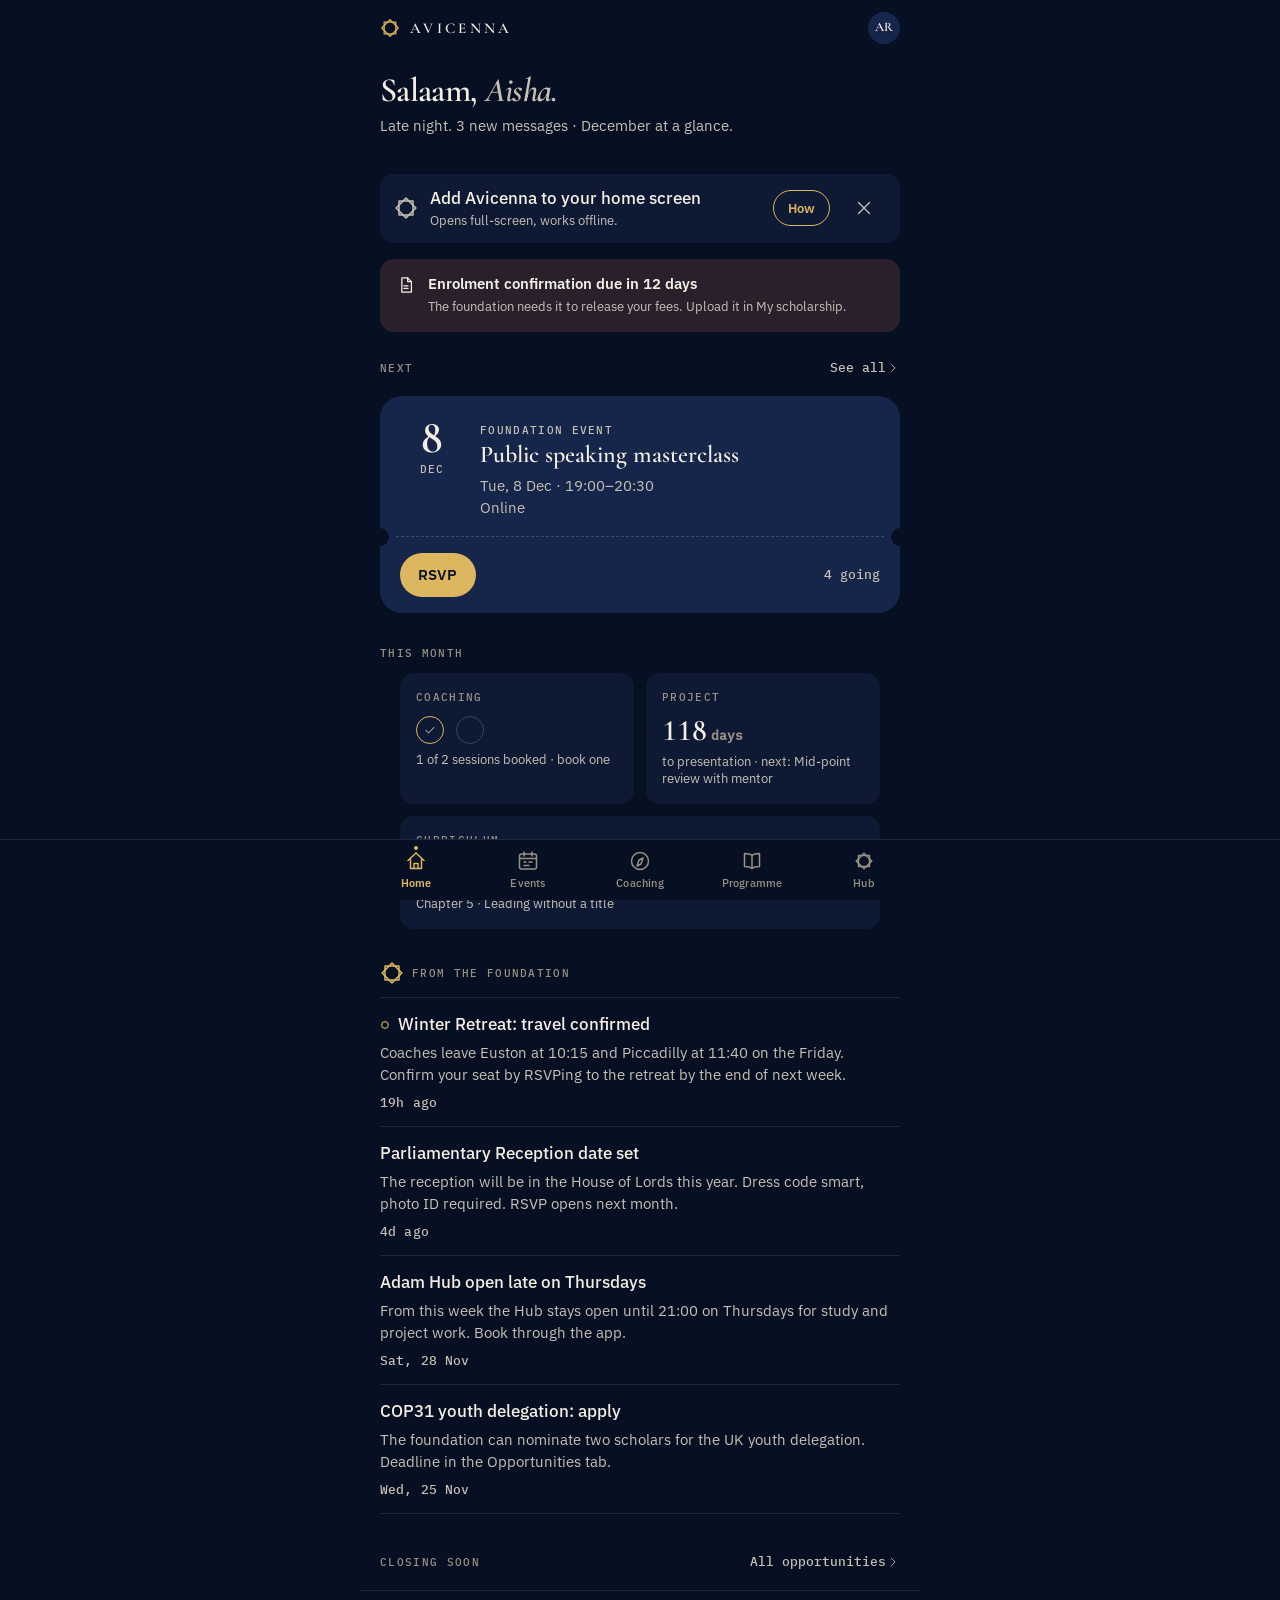
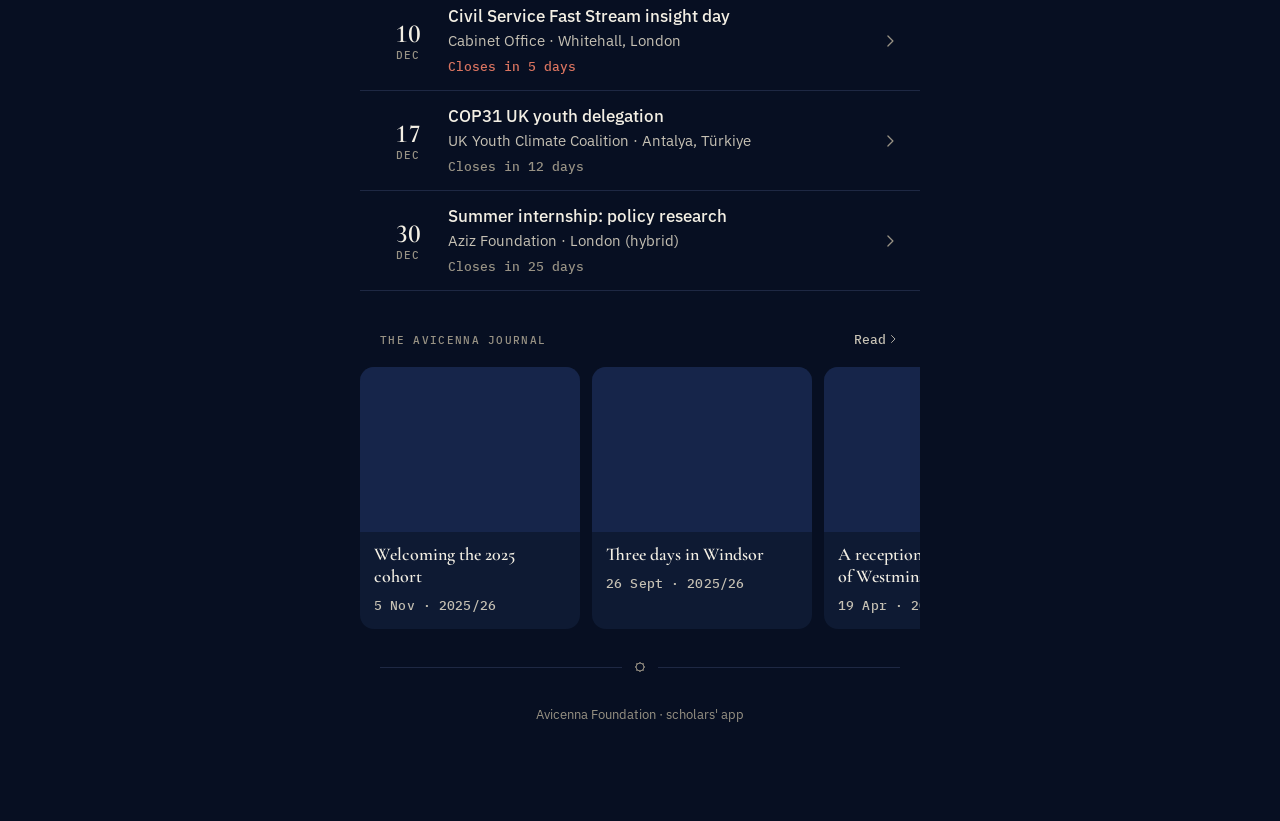
<file: index.html>
<!doctype html>
<html lang="en-GB">
<head>
  <meta charset="utf-8">
  <title>Avicenna</title>
  <meta name="viewport" content="width=device-width, initial-scale=1, viewport-fit=cover, maximum-scale=1">
  <meta name="description" content="The Avicenna Foundation scholars' app: events, coaching, programme and cohort network.">
  <meta name="theme-color" content="#070F22">
  <meta name="color-scheme" content="dark">
  <meta name="apple-mobile-web-app-capable" content="yes">
  <meta name="mobile-web-app-capable" content="yes">
  <meta name="apple-mobile-web-app-status-bar-style" content="black-translucent">
  <meta name="apple-mobile-web-app-title" content="Avicenna">
  <meta name="format-detection" content="telephone=no">
  <link rel="manifest" href="manifest.webmanifest">
  <link rel="icon" href="icons/favicon.svg" type="image/svg+xml">
  <link rel="apple-touch-icon" href="icons/apple-touch-icon.png">
  <link rel="preload" href="fonts/cormorant-garamond-latin-600-normal.woff2" as="font" type="font/woff2" crossorigin>
  <link rel="preload" href="fonts/ibm-plex-sans-latin-400-normal.woff2" as="font" type="font/woff2" crossorigin>
  <link rel="stylesheet" href="css/brand.css">
  <link rel="stylesheet" href="css/tokens.css">
  <link rel="stylesheet" href="css/base.css">
  <link rel="stylesheet" href="css/components.css">
  <link rel="stylesheet" href="css/views.css">
</head>
<body>
  <div class="app" id="app">
    <div class="offline-bar" role="status">Offline · showing saved data</div>
    <header class="header" id="header" hidden></header>
    <main class="main" id="view" aria-live="polite"></main>
    <nav class="tabbar" id="tabbar" aria-label="Main" hidden>
      <div class="tabbar__inner" id="tabs"></div>
    </nav>
  </div>
  <div class="sheet-root" id="sheet-root"></div>
  <div class="toasts" id="toasts"></div>
  <script src="js/vendor/supabase.js"></script>
  <script type="module" src="js/app.js"></script>
</body>
</html>
</file>
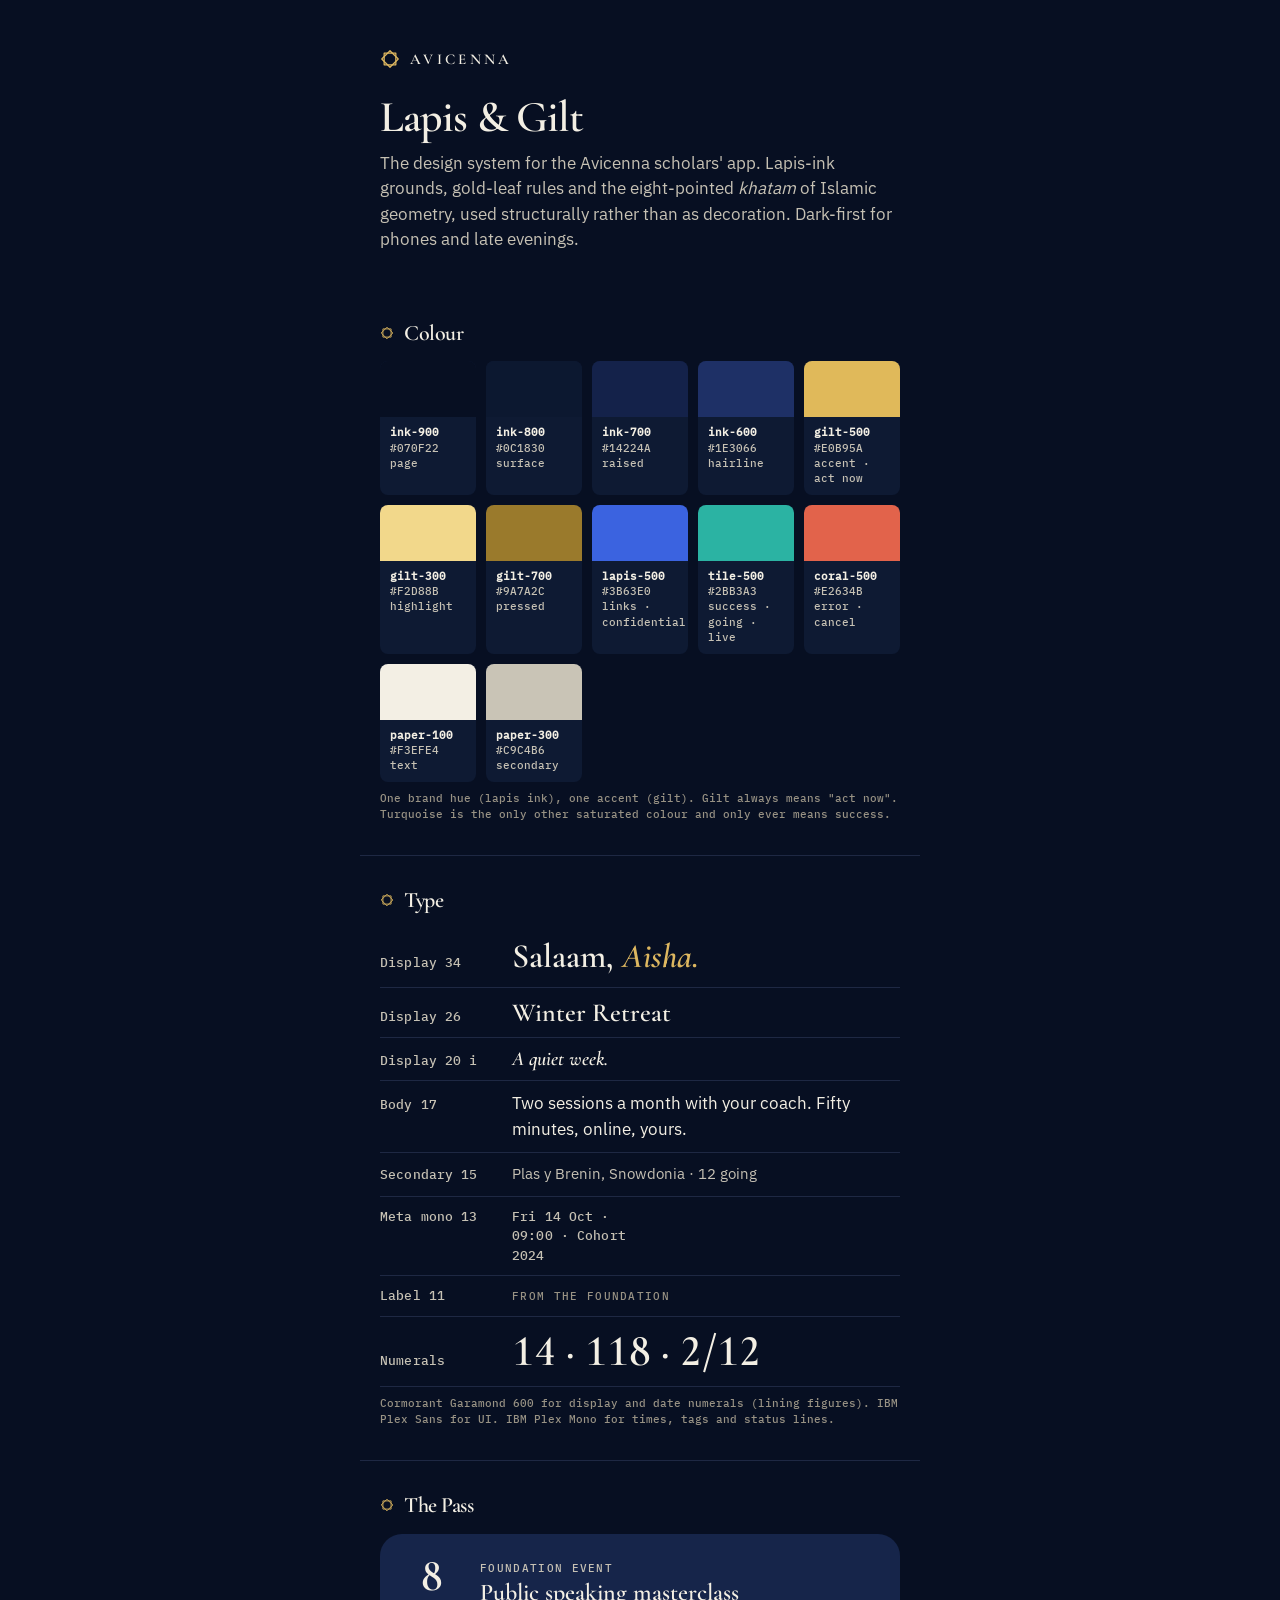
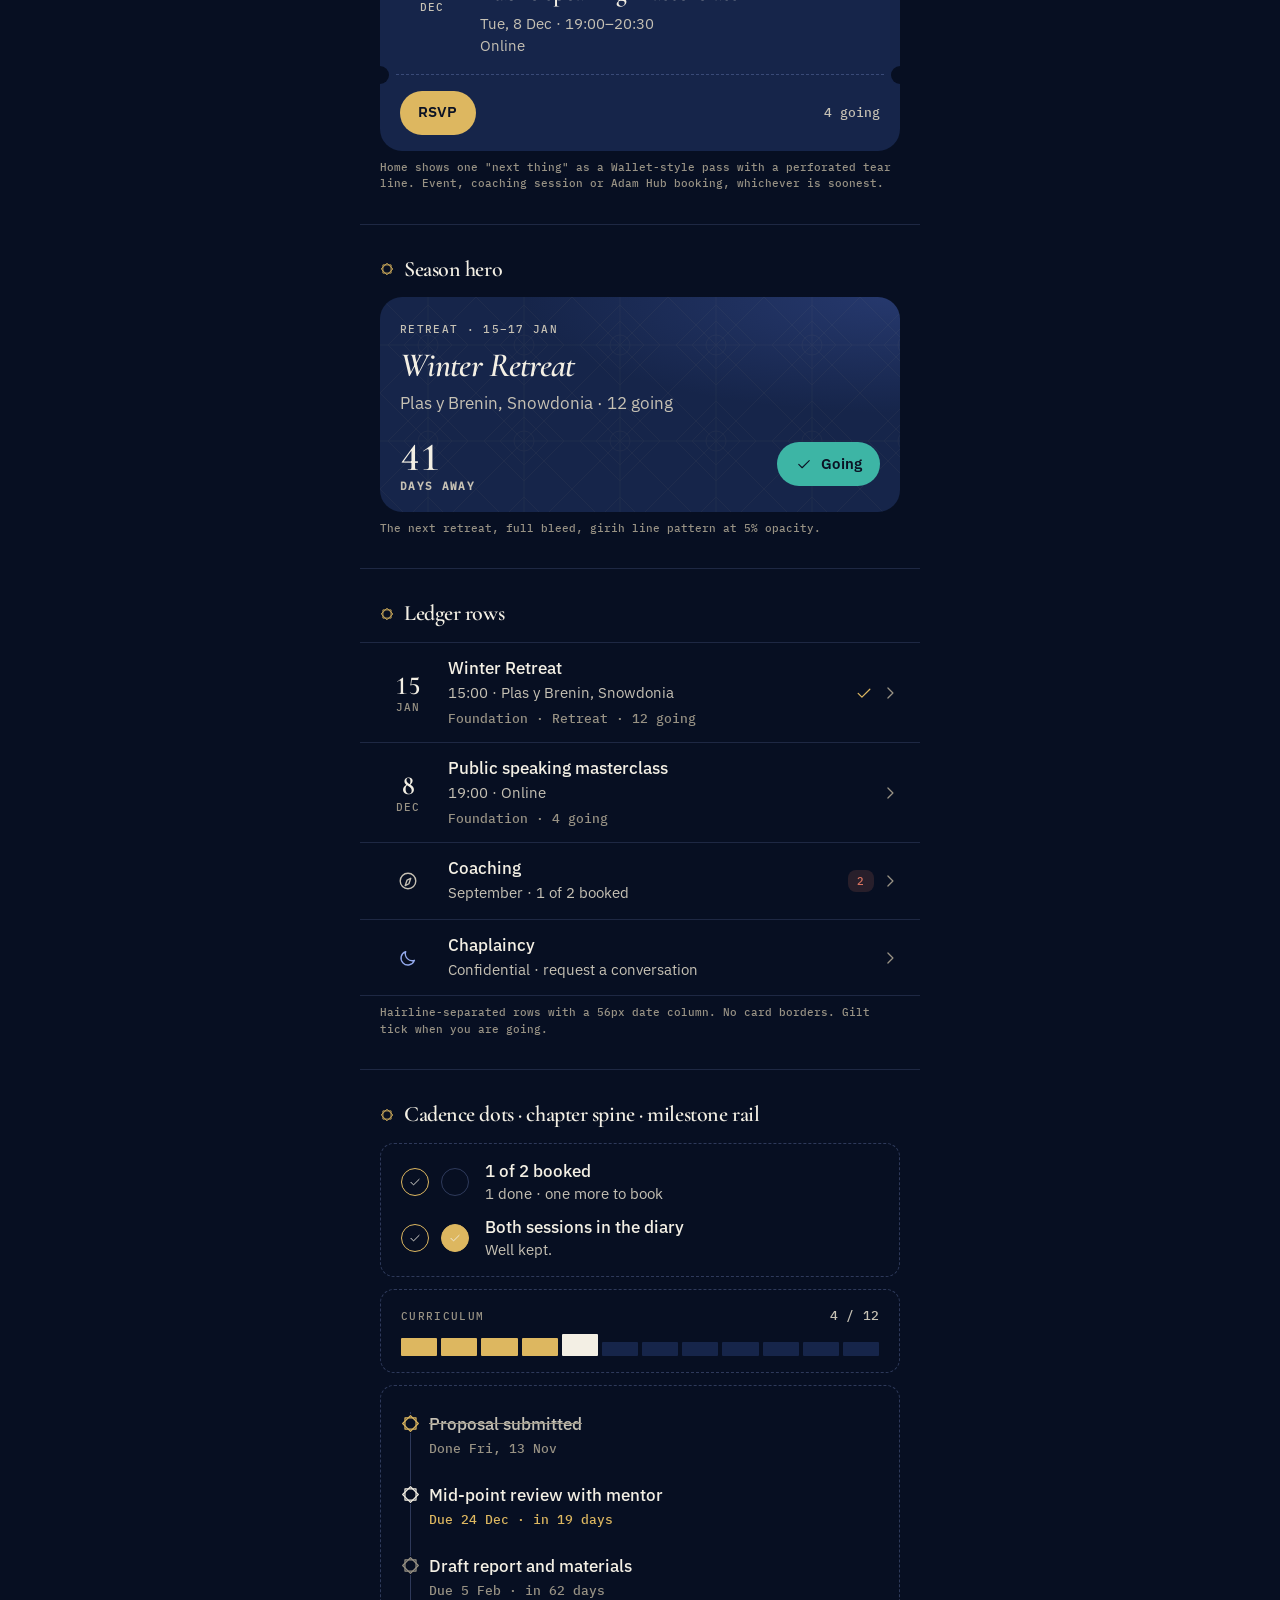
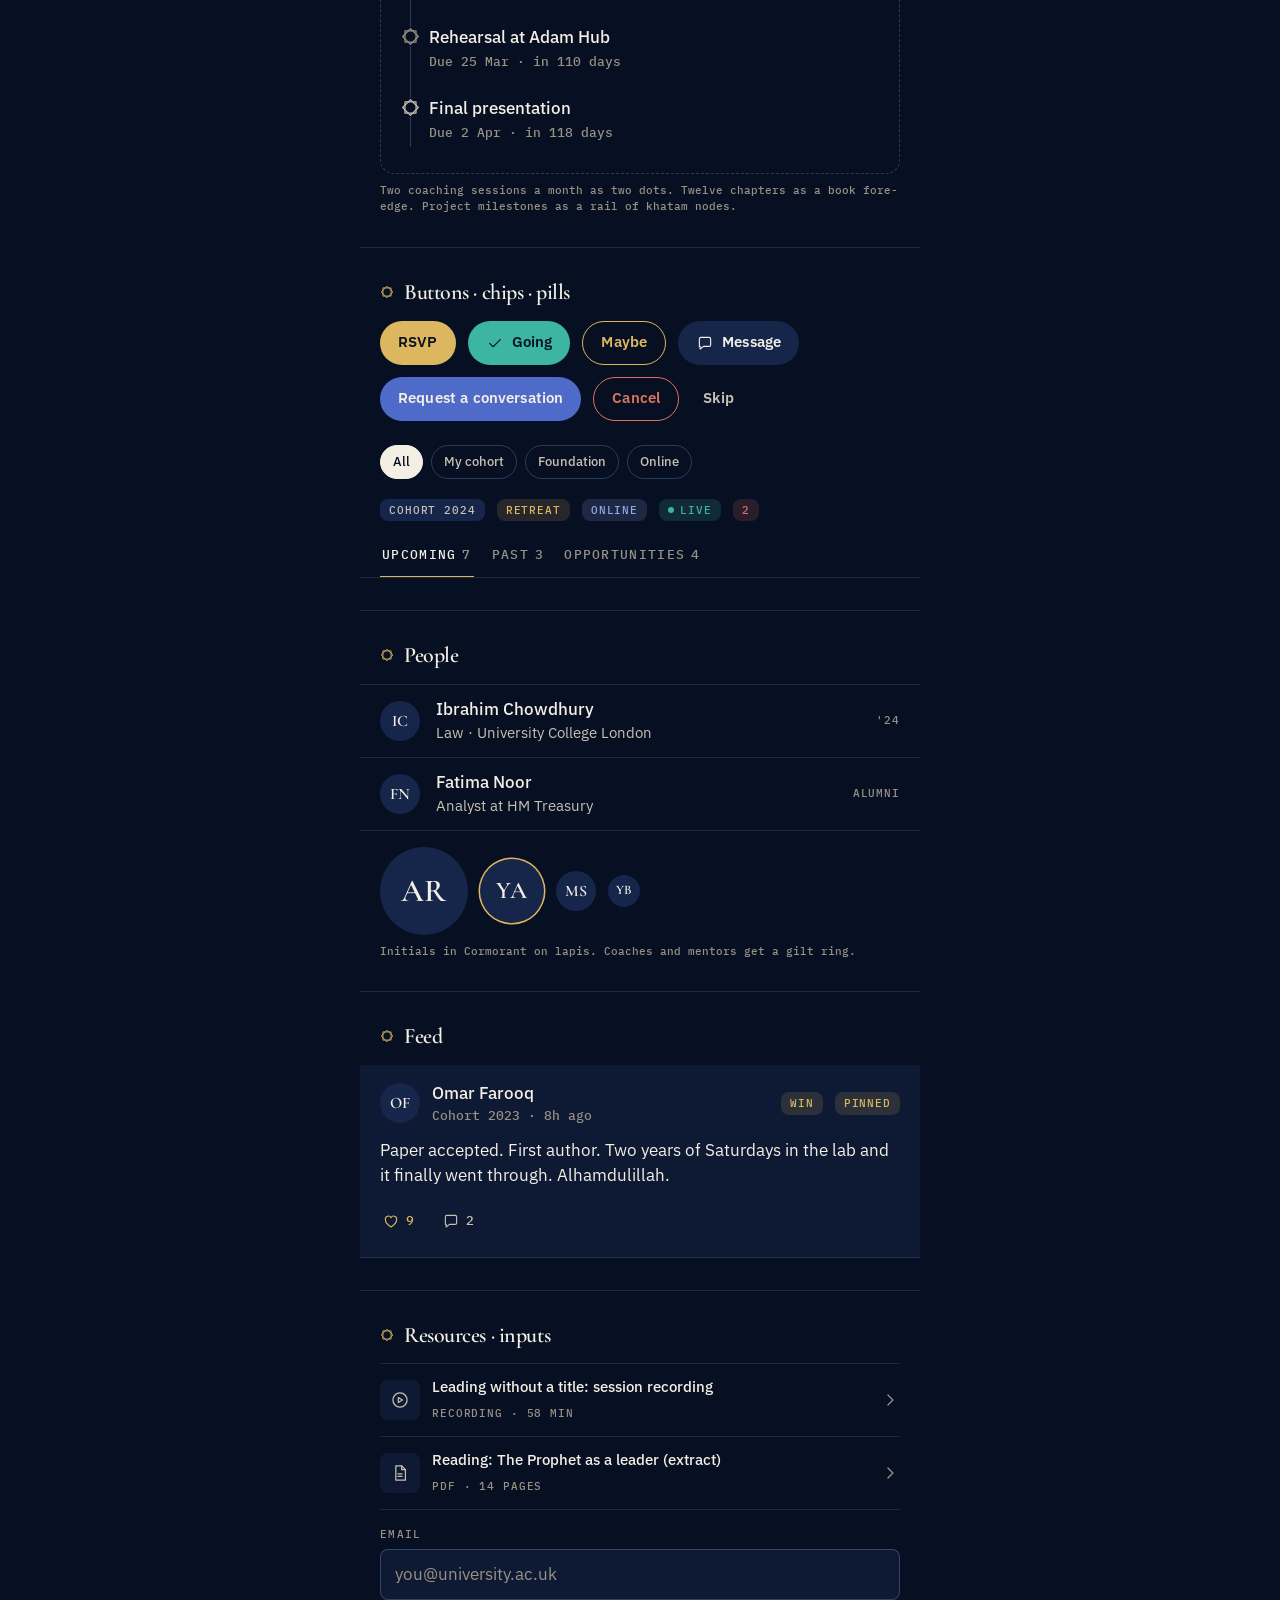
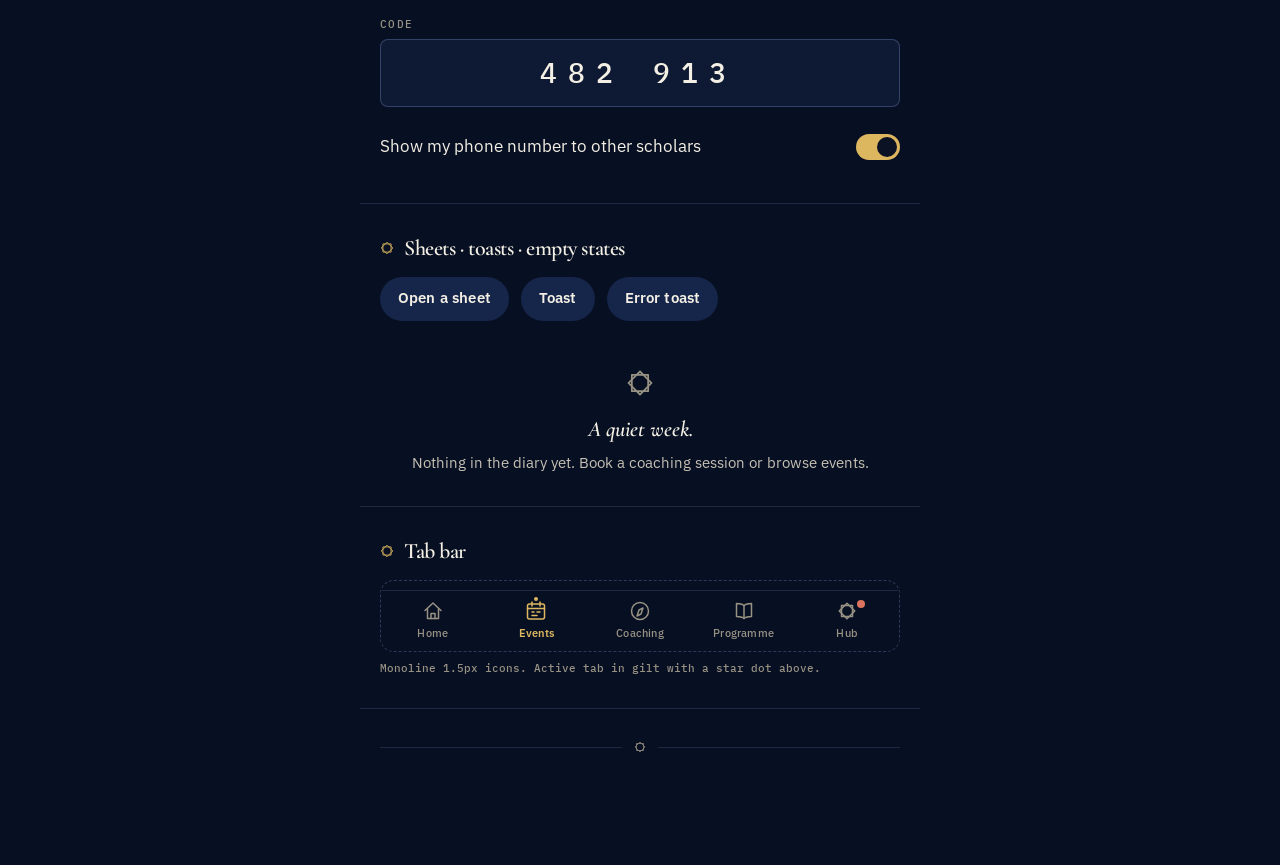
<file: design/styletile.html>
<!doctype html>
<html lang="en-GB">
<head>
<meta charset="utf-8">
<title>Avicenna Style Tile</title>
<meta name="viewport" content="width=device-width, initial-scale=1">
<link rel="stylesheet" href="../css/brand.css">
<link rel="stylesheet" href="../css/tokens.css">
<link rel="stylesheet" href="../css/base.css">
<link rel="stylesheet" href="../css/components.css">
<link rel="stylesheet" href="../css/views.css">
<style>
  .tile-wrap { max-width: 560px; margin: 0 auto; padding-bottom: 80px; }
  .tile-intro { padding: 48px var(--gutter) 24px; }
  .tile-intro h1 { font-size: 44px; line-height: 1; }
  .tile-intro p { color: var(--paper-300); margin-top: 12px; }
  .tile-section h2 { font-size: 22px; margin-bottom: 16px; display: flex; align-items: center; gap: 10px; }
  .tile-section h2 .khatam { width: 14px; height: 14px; }
  .demo { border: 1px dashed var(--hairline-strong); border-radius: var(--r-m); padding: 16px 0; margin-top: 12px; }
  .demo > .wrap + .wrap { margin-top: 12px; }
  .note { font-family: var(--font-mono); font-size: 11px; color: var(--paper-500); margin-top: 8px; }
  .main { padding-bottom: 0; }
</style>
</head>
<body>
<div class="tile-wrap" id="tile"></div>
<div class="sheet-root" id="sheet-root"></div><div class="toasts" id="toasts"></div>
<script type="module">
import { icons, khatam } from '../js/icons.js';
import { pass, cadence, spine, rail, seasonHero, eventRow, strandRow, postCard, scholarRow, segmented, chips, avatar, resourceRow } from '../js/components/index.js';
import { toast, sheet } from '../js/ui.js';
import * as D from '../js/demo-data.js';

const me = D.scholars[0];
const ev = { ...D.events[0], going_count: 12, my_status: 'going', attendees: D.scholars.slice(0, 5) };
const online = { ...D.events[3], going_count: 4, my_status: null };
const swatch = (name, hex, use) => `<div class="swatch"><div class="swatch__color" style="background:${hex}"></div><div class="swatch__meta"><b style="color:var(--paper-100)">${name}</b><br>${hex}<br>${use}</div></div>`;
const S = (title, body, note = '') => `<section class="tile-section"><h2>${khatam('khatam')}${title}</h2>${body}${note ? `<div class="note">${note}</div>` : ''}</section>`;

document.getElementById('tile').innerHTML = `
  <div class="tile-intro"><div class="wordmark" style="margin-bottom:24px">${khatam('khatam')}<span class="wordmark__text">Avicenna</span></div><h1>Lapis &amp; Gilt</h1><p>The design system for the Avicenna scholars' app. Lapis-ink grounds, gold-leaf rules and the eight-pointed <em>khatam</em> of Islamic geometry, used structurally rather than as decoration. Dark-first for phones and late evenings.</p></div>

  ${S('Colour', `<div class="swatches">
    ${swatch('ink-900', '#070F22', 'page')}${swatch('ink-800', '#0C1830', 'surface')}${swatch('ink-700', '#14224A', 'raised')}${swatch('ink-600', '#1E3066', 'hairline')}
    ${swatch('gilt-500', '#E0B95A', 'accent · act now')}${swatch('gilt-300', '#F2D88B', 'highlight')}${swatch('gilt-700', '#9A7A2C', 'pressed')}${swatch('lapis-500', '#3B63E0', 'links · confidential')}
    ${swatch('tile-500', '#2BB3A3', 'success · going · live')}${swatch('coral-500', '#E2634B', 'error · cancel')}${swatch('paper-100', '#F3EFE4', 'text')}${swatch('paper-300', '#C9C4B6', 'secondary')}
  </div>`, 'One brand hue (lapis ink), one accent (gilt). Gilt always means "act now". Turquoise is the only other saturated colour and only ever means success.')}

  ${S('Type', `
    <div class="type-spec"><span class="meta">Display 34</span><span class="display display-xl">Salaam, <em class="italic gilt">Aisha.</em></span></div>
    <div class="type-spec"><span class="meta">Display 26</span><span class="display display-l">Winter Retreat</span></div>
    <div class="type-spec"><span class="meta">Display 20 i</span><span class="display display-m italic">A quiet week.</span></div>
    <div class="type-spec"><span class="meta">Body 17</span><span>Two sessions a month with your coach. Fifty minutes, online, yours.</span></div>
    <div class="type-spec"><span class="meta">Secondary 15</span><span class="secondary">Plas y Brenin, Snowdonia · 12 going</span></div>
    <div class="type-spec"><span class="meta">Meta mono 13</span><span class="meta">Fri 14 Oct · 09:00 · Cohort 2024</span></div>
    <div class="type-spec"><span class="meta">Label 11</span><span class="label">From the Foundation</span></div>
    <div class="type-spec"><span class="meta">Numerals</span><span class="display" style="font-size:44px;font-variant-numeric:lining-nums tabular-nums">14 · 118 · 2/12</span></div>`,
    'Cormorant Garamond 600 for display and date numerals (lining figures). IBM Plex Sans for UI. IBM Plex Mono for times, tags and status lines.')}

  ${S('The Pass', `<div style="margin:0 calc(-1 * var(--gutter))">${pass({ type: 'event', at: online.starts_at, item: online }, me)}</div>`, 'Home shows one "next thing" as a Wallet-style pass with a perforated tear line. Event, coaching session or Adam Hub booking, whichever is soonest.')}

  ${S('Season hero', `<div style="margin:0 calc(-1 * var(--gutter))">${seasonHero(ev)}</div>`, 'The next retreat, full bleed, girih line pattern at 5% opacity.')}

  ${S('Ledger rows', `<div class="ledger" style="margin:0 calc(-1 * var(--gutter))">${eventRow(ev)}${eventRow(online)}${strandRow({ href: '/programme/coaching', icon: icons.compass, title: 'Coaching', status: 'September · 1 of 2 booked', badge: 2 })}${strandRow({ href: '/programme/chaplaincy', icon: icons.moon, title: 'Chaplaincy', status: 'Confidential · request a conversation', confidential: true })}</div>`, 'Hairline-separated rows with a 56px date column. No card borders. Gilt tick when you are going.')}

  ${S('Cadence dots · chapter spine · milestone rail', `
    <div class="demo"><div class="wrap">${cadence({ target: 2, sessions: [{ status: 'completed', starts_at: new Date(), ends_at: new Date() }], done: 1, booked: 0 })}</div>
    <div class="wrap">${cadence({ target: 2, sessions: [{ status: 'completed', starts_at: new Date(), ends_at: new Date() }, { status: 'booked', starts_at: new Date(), ends_at: new Date() }], done: 1, booked: 1 })}</div></div>
    <div class="demo"><div class="wrap"><div class="row-between"><span class="label">Curriculum</span><span class="meta">4 / 12</span></div><div class="mt-2">${spine({ modules: D.curriculum_modules.map((m, i) => ({ ...m, done: i < 4 })), current: D.curriculum_modules[4], done: 4, total: 12 })}</div></div></div>
    <div class="demo"><div class="wrap">${rail(D.projects[0].milestones)}</div></div>`,
    'Two coaching sessions a month as two dots. Twelve chapters as a book fore-edge. Project milestones as a rail of khatam nodes.')}

  ${S('Buttons · chips · pills', `
    <div class="row" style="flex-wrap:wrap"><button class="btn btn--primary">RSVP</button><button class="btn btn--on">${icons.check} Going</button><button class="btn btn--secondary">Maybe</button><button class="btn btn--ghost">${icons.comment} Message</button><button class="btn btn--lapis">Request a conversation</button><button class="btn btn--danger">Cancel</button><button class="btn btn--quiet">Skip</button></div>
    <div style="margin:12px calc(-1 * var(--gutter)) 0">${chips([{ value: 'all', label: 'All' }, { value: 'cohort', label: 'My cohort' }, { value: 'foundation', label: 'Foundation' }, { value: 'online', label: 'Online' }], 'all')}</div>
    <div class="row mt-2" style="flex-wrap:wrap"><span class="pill">Cohort 2024</span><span class="pill pill--gilt">Retreat</span><span class="pill pill--lapis">Online</span><span class="pill pill--tile pill--live">Live</span><span class="pill pill--coral">2</span></div>
    <div style="margin:12px calc(-1 * var(--gutter)) 0">${segmented([{ value: 'a', label: 'Upcoming', count: 7 }, { value: 'b', label: 'Past', count: 3 }, { value: 'c', label: 'Opportunities', count: 4 }], 'a')}</div>`)}

  ${S('People', `<div class="ledger" style="margin:0 calc(-1 * var(--gutter))">${scholarRow(D.scholars[1])}${scholarRow(D.scholars[16])}</div>
    <div class="row mt-4">${avatar(D.scholars[0], 'avatar--xl')}${avatar(D.scholars[18], 'avatar--l')}${avatar(D.scholars[2])}${avatar(D.scholars[3], 'avatar--s')}</div>`, 'Initials in Cormorant on lapis. Coaches and mentors get a gilt ring.')}

  ${S('Feed', `<div style="margin:0 calc(-1 * var(--gutter))">${postCard({ ...D.hub_posts[1], author: D.scholars[7], like_count: 9, liked_by_me: true, comment_count: 2 })}</div>`)}

  ${S('Resources · inputs', `<div class="ledger">${resourceRow(D.resources[0])}${resourceRow(D.resources[1])}</div>
    <label class="field mt-4"><span class="field__label label">Email</span><input class="input" placeholder="you@university.ac.uk"></label>
    <label class="field"><span class="field__label label">Code</span><input class="input input--code" placeholder="••••••" value="482 913"></label>
    <label class="switch mt-4"><span>Show my phone number to other scholars</span><input type="checkbox" checked><span class="switch__track"></span></label>`)}

  ${S('Sheets · toasts · empty states', `<div class="row"><button class="btn btn--ghost" id="demo-sheet">Open a sheet</button><button class="btn btn--ghost" id="demo-toast">Toast</button><button class="btn btn--ghost" id="demo-err">Error toast</button></div>
    <div class="empty" style="padding-bottom:0">${khatam('khatam')}<div class="empty__title">A quiet week.</div><div class="empty__sub">Nothing in the diary yet. Book a coaching session or browse events.</div></div>`)}

  ${S('Tab bar', `<div style="position:relative;height:72px;border:1px dashed var(--hairline-strong);border-radius:var(--r-m);overflow:hidden"><nav class="tabbar" style="position:absolute"><div class="tabbar__inner"><a class="tab" href="#">${icons.home}<span>Home</span></a><a class="tab" href="#" aria-current="page">${icons.events}<span>Events</span></a><a class="tab" href="#">${icons.compass}<span>Coaching</span></a><a class="tab" href="#">${icons.programme}<span>Programme</span></a><a class="tab" href="#">${icons.hub}<span>Hub</span><span class="tab__badge"></span></a></div></nav></div>`, 'Monoline 1.5px icons. Active tab in gilt with a star dot above.')}

  <div class="rule-gilt">${khatam('khatam')}</div>
`;
document.getElementById('demo-sheet').addEventListener('click', () => sheet({ title: 'Book a session', body: '<p class="secondary">Yusuf Ali\'s open slots. Pick one.</p><div class="slot-grid mt-4"><button class="slot" aria-pressed="true"><div class="slot__day">Tue 9 Sept</div><div class="slot__time">17:00</div></button><button class="slot"><div class="slot__day">Thu 11 Sept</div><div class="slot__time">12:00</div></button></div>', actions: [{ label: 'Confirm booking', onClick: () => toast('Session booked') }] }));
document.getElementById('demo-toast').addEventListener('click', () => toast('See you there'));
document.getElementById('demo-err').addEventListener('click', () => toast('That slot has just been taken.', { type: 'error' }));
</script>
</body>
</html>
</file>
<file: css/brand.css>
/* Avicenna — brand swap point.
   Replace these values with the foundation's brand colours and every token in tokens.css follows.
   Keep grounds dark and the accent warm and desaturated, or re-check contrast with `node tools/contrast-check.mjs`. */
:root {
  --brand-ground:     #070F22;  /* page background */
  --brand-surface:    #0E1A33;  /* rows, panels, tab bar */
  --brand-raised:     #16254A;  /* the one lifted object on a screen (pass, sheet) */
  --brand-accent:     #DDB760;  /* act now / achieved */
  --brand-accent-ink: #0B1224;  /* text on the accent */
  --brand-link:       #93A9EC;  /* links, the confidential strand */
  --brand-success:    #3DB5A5;  /* going, live, approved */
  --brand-danger:     #DA7460;  /* destructive, overdue, declined */
  --brand-text:       #F3EFE4;  /* primary text */
}
</file>
<file: css/tokens.css>
/* Avicenna — design tokens. Derived from css/brand.css.
   Accent discipline: --accent means "act now" or "achieved". Nothing decorative uses it.
   Depth comes from surface steps (0 → 1 → 2), never from glow or shadow. */
:root {
  color-scheme: dark;

  /* Surfaces */
  --surface-0: var(--brand-ground);
  --surface-1: var(--brand-surface);
  --surface-2: var(--brand-raised);
  --hairline: rgba(147, 169, 236, 0.16);
  --hairline-strong: rgba(147, 169, 236, 0.28);
  --scrim: rgba(3, 7, 18, 0.72);

  /* Text tiers: 1 headings and body, 2 supporting, 3 metadata and labels */
  --text-1: var(--brand-text);
  --text-2: #C6C1B4;
  --text-3: #989284;

  /* Accent and semantics */
  --accent: var(--brand-accent);
  --accent-ink: var(--brand-accent-ink);
  --accent-soft: rgba(221, 183, 96, 0.14);
  --link: var(--brand-link);
  --link-soft: rgba(147, 169, 236, 0.16);
  --success: var(--brand-success);
  --success-soft: rgba(61, 181, 165, 0.16);
  --danger: var(--brand-danger);
  --danger-soft: rgba(218, 116, 96, 0.16);
  --focus: 0 0 0 2px var(--surface-0), 0 0 0 4px var(--accent);

  /* Legacy aliases kept so older rules keep working; prefer the names above. */
  --ink-900: var(--surface-0); --ink-800: var(--surface-1); --ink-700: var(--surface-2); --ink-600: #1E3066;
  --gilt-500: var(--accent); --gilt-300: #EDD08A; --gilt-700: #9A7A2C; --gilt-glow: var(--accent-soft); --gilt-hairline: rgba(221, 183, 96, 0.35);
  --lapis-500: #4F6BC9; --lapis-300: var(--link);
  --tile-500: var(--success); --tile-300: #7ED9CE; --coral-500: var(--danger);
  --paper-100: var(--text-1); --paper-300: var(--text-2); --paper-500: var(--text-3);

  /* Type */
  --font-display: 'Cormorant Garamond', 'Iowan Old Style', Georgia, serif;
  --font-ui: 'IBM Plex Sans', system-ui, -apple-system, 'Segoe UI', sans-serif;
  --font-mono: 'IBM Plex Mono', ui-monospace, SFMono-Regular, Menlo, monospace;
  --fs-display-xl: 34px; --fs-display-l: 26px; --fs-display-m: 20px;
  --fs-body: 17px; --fs-secondary: 15px; --fs-meta: 13px; --fs-label: 11px;
  --lh-display: 1.12; --lh-body: 1.5;
  --tracking-caps: 0.12em; --tracking-display: -0.02em;

  /* Space (8pt rhythm, 4 for hairline gaps) */
  --s-1: 4px; --s-2: 8px; --s-3: 12px; --s-4: 16px; --s-5: 20px; --s-6: 24px; --s-7: 32px; --s-8: 48px;
  --gutter: 20px;

  /* Radius scale: s inputs/chips/pills · m panels/tiles · l the lifted object and sheets */
  --r-s: 8px; --r-m: 14px; --r-l: 22px; --r-pill: 999px;

  /* Motion */
  --ease-out: cubic-bezier(0.2, 0.7, 0.2, 1);
  --dur-fast: 120ms; --dur: 160ms; --dur-slow: 240ms;

  /* Layout */
  --header-h: 56px; --tabbar-h: 60px;
  --safe-t: env(safe-area-inset-top, 0px); --safe-b: env(safe-area-inset-bottom, 0px);
  --max-w: 560px; --ledger-col: 56px;
}
@media (prefers-reduced-motion: reduce) { :root { --dur-fast: 0ms; --dur: 0ms; --dur-slow: 0ms; } }
</file>
<file: css/base.css>
/* Avicenna — base: fonts, reset, typography, safe areas */
@font-face { font-family: 'Cormorant Garamond'; font-style: normal; font-weight: 600; font-display: swap; src: url('../fonts/cormorant-garamond-latin-600-normal.woff2') format('woff2'); }
@font-face { font-family: 'Cormorant Garamond'; font-style: italic; font-weight: 600; font-display: swap; src: url('../fonts/cormorant-garamond-latin-600-italic.woff2') format('woff2'); }
@font-face { font-family: 'IBM Plex Sans'; font-style: normal; font-weight: 400; font-display: swap; src: url('../fonts/ibm-plex-sans-latin-400-normal.woff2') format('woff2'); }
@font-face { font-family: 'IBM Plex Sans'; font-style: normal; font-weight: 500; font-display: swap; src: url('../fonts/ibm-plex-sans-latin-500-normal.woff2') format('woff2'); }
@font-face { font-family: 'IBM Plex Sans'; font-style: normal; font-weight: 600; font-display: swap; src: url('../fonts/ibm-plex-sans-latin-600-normal.woff2') format('woff2'); }
@font-face { font-family: 'IBM Plex Mono'; font-style: normal; font-weight: 500; font-display: swap; src: url('../fonts/ibm-plex-mono-latin-500-normal.woff2') format('woff2'); }

*, *::before, *::after { box-sizing: border-box; }
html { -webkit-text-size-adjust: 100%; text-size-adjust: 100%; background: var(--ink-900); }
body {
  margin: 0;
  min-height: 100dvh;
  background: var(--ink-900);
  color: var(--text-1);
  font-family: var(--font-ui);
  font-size: var(--fs-body);
  line-height: var(--lh-body);
  -webkit-font-smoothing: antialiased;
  -moz-osx-font-smoothing: grayscale;
  overscroll-behavior-y: none;
  -webkit-tap-highlight-color: transparent;
}
img, svg, video { display: block; max-width: 100%; }
button, input, textarea, select { font: inherit; color: inherit; }
button { background: none; border: 0; padding: 0; cursor: pointer; }
a { color: var(--link); text-decoration: none; }
a:hover { text-decoration: underline; text-underline-offset: 3px; }
p { margin: 0 0 var(--s-3); }
ul, ol { margin: 0; padding: 0; list-style: none; }
h1, h2, h3, h4 { margin: 0; font-family: var(--font-display); font-weight: 600; line-height: var(--lh-display); letter-spacing: var(--tracking-display); font-variant-numeric: lining-nums; text-wrap: balance; }
h1 { font-size: var(--fs-display-xl); }
h2 { font-size: var(--fs-display-l); }
h3 { font-size: var(--fs-display-m); }
[hidden] { display: none !important; }
:focus-visible { outline: none; box-shadow: var(--focus); border-radius: var(--r-s); }
::selection { background: var(--gilt-700); color: var(--text-1); }

/* Text utilities */
.display { font-family: var(--font-display); font-weight: 600; line-height: var(--lh-display); }
.display-xl { font-size: var(--fs-display-xl); }
.display-l { font-size: var(--fs-display-l); }
.display-m { font-size: var(--fs-display-m); }
.italic { font-style: italic; }
.secondary { color: var(--text-2); font-size: var(--fs-secondary); }
.muted { color: var(--text-3); }
.meta { font-family: var(--font-mono); font-size: var(--fs-meta); color: var(--text-2); letter-spacing: 0.01em; }
.label { font-family: var(--font-mono); font-size: var(--fs-label); font-weight: 500; letter-spacing: var(--tracking-caps); text-transform: uppercase; color: var(--text-3); }
.label--muted { color: var(--text-3); }
.label--accent { color: var(--accent); }
.gilt { color: var(--accent); }
.tile { color: var(--tile-500); }
.coral { color: var(--coral-500); }
.truncate { white-space: nowrap; overflow: hidden; text-overflow: ellipsis; }
.clamp-2 { display: -webkit-box; -webkit-line-clamp: 2; -webkit-box-orient: vertical; overflow: hidden; }
.clamp-3 { display: -webkit-box; -webkit-line-clamp: 3; -webkit-box-orient: vertical; overflow: hidden; }
.sr-only { position: absolute; width: 1px; height: 1px; padding: 0; margin: -1px; overflow: hidden; clip: rect(0,0,0,0); white-space: nowrap; border: 0; }
.tabular { font-variant-numeric: tabular-nums; }

/* Layout primitives */
.stack > * + * { margin-top: var(--s-4); }
.stack-s > * + * { margin-top: var(--s-2); }
.stack-l > * + * { margin-top: var(--s-6); }
.row { display: flex; align-items: center; gap: var(--s-3); }
.row-between { display: flex; align-items: center; justify-content: space-between; gap: var(--s-3); }
.grow { flex: 1 1 auto; min-width: 0; }
.wrap { padding: 0 var(--gutter); }
.mt-2 { margin-top: var(--s-2); } .mt-4 { margin-top: var(--s-4); } .mt-6 { margin-top: var(--s-6); } .mt-7 { margin-top: var(--s-7); }
.mb-2 { margin-bottom: var(--s-2); } .mb-4 { margin-bottom: var(--s-4); }
</file>
<file: css/components.css>
/* Avicenna — components. Depth by surface step, accent only for action and achievement. */

/* ---------- App shell ---------- */
.app { min-height: 100dvh; display: flex; flex-direction: column; }
.header { position: sticky; top: 0; z-index: 20; padding-top: var(--safe-t); background: var(--surface-0); }
.header__bar { height: var(--header-h); display: flex; align-items: center; justify-content: space-between; padding: 0 var(--gutter); max-width: var(--max-w); margin: 0 auto; width: 100%; }
.wordmark { display: inline-flex; align-items: center; gap: 10px; color: var(--text-1); }
.wordmark:hover { text-decoration: none; }
.wordmark__text { font-family: var(--font-display); font-weight: 600; font-size: 15px; letter-spacing: 0.22em; text-transform: uppercase; }
.wordmark .khatam, .wordmark__mark { width: 20px; height: 20px; color: var(--accent); }
.wordmark__svg { height: 20px; width: auto; color: var(--text-1); }
.wordmark__svg svg { height: 20px; width: auto; }
.header__back { display: inline-flex; align-items: center; gap: 4px; color: var(--text-2); font-size: var(--fs-secondary); min-height: 44px; padding-right: 8px; margin-left: -6px; }
.header__back svg { width: 22px; height: 22px; }
.header__title { font-family: var(--font-display); font-size: 19px; font-weight: 600; text-align: center; flex: 1; }
.header__pill { margin-left: 8px; }

.main { flex: 1; width: 100%; max-width: var(--max-w); margin: 0 auto; padding-bottom: calc(var(--tabbar-h) + var(--safe-b) + var(--s-6)); }
.main.view-enter { animation: view-in var(--dur) var(--ease-out); }
@keyframes view-in { from { opacity: 0; transform: translateY(4px); } to { opacity: 1; transform: none; } }

/* Pull to refresh */
.ptr { position: absolute; left: 0; right: 0; top: calc(var(--header-h) + var(--safe-t)); display: flex; justify-content: center; pointer-events: none; z-index: 15; }
.ptr .khatam { width: 22px; height: 22px; color: var(--text-3); opacity: 0; transition: opacity var(--dur-fast); }
.ptr--armed .khatam { color: var(--accent); }
.ptr--refreshing .khatam { animation: khatam-spin 1.2s linear infinite; opacity: 1; }

/* ---------- Tab bar ---------- */
.tabbar { position: fixed; left: 0; right: 0; bottom: 0; z-index: 30; padding-bottom: var(--safe-b); background: var(--surface-0); border-top: 1px solid var(--hairline); }
.tabbar__inner { display: grid; grid-template-columns: repeat(5, 1fr); height: var(--tabbar-h); max-width: var(--max-w); margin: 0 auto; }
.tab { position: relative; display: flex; flex-direction: column; align-items: center; justify-content: center; gap: 3px; color: var(--text-3); font-size: 10.5px; font-weight: 500; letter-spacing: 0.02em; -webkit-user-select: none; user-select: none; }
.tab:hover { text-decoration: none; }
.tab svg { width: 24px; height: 24px; stroke: currentColor; fill: none; stroke-width: 1.5; stroke-linecap: round; stroke-linejoin: round; transition: transform var(--dur-fast) var(--ease-out); }
.tab:active svg { transform: scale(0.92); }
.tab[aria-current="page"] { color: var(--accent); font-weight: 600; }
.tab[aria-current="page"]::before { content: ""; position: absolute; top: 6px; width: 4px; height: 4px; border-radius: 50%; background: var(--accent); }
.tab__badge { position: absolute; top: 9px; right: calc(50% - 18px); min-width: 8px; height: 8px; border-radius: 50%; background: var(--danger); }

/* ---------- Khatam mark & ornaments ---------- */
.khatam { width: 24px; height: 24px; color: var(--accent); }
.khatam--spin { animation: khatam-spin 2.4s linear infinite; }
@keyframes khatam-spin { to { transform: rotate(360deg); } }
.rule-gilt { display: flex; align-items: center; gap: var(--s-3); margin: var(--s-7) var(--gutter); }
.rule-gilt::before, .rule-gilt::after { content: ""; flex: 1; height: 1px; background: var(--hairline); }
.rule-gilt .khatam { width: 12px; height: 12px; color: var(--text-3); }

/* ---------- Section titles ---------- */
.section { padding: 0 var(--gutter); margin-top: var(--s-7); }
.section__head { display: flex; align-items: baseline; justify-content: space-between; gap: var(--s-3); margin-bottom: var(--s-3); }
.section__head .label { display: inline-flex; align-items: center; gap: 8px; }
.section__link { font-family: var(--font-mono); font-size: var(--fs-meta); color: var(--text-2); min-height: 32px; display: inline-flex; align-items: center; }
.section__link:hover { color: var(--text-1); text-decoration: none; }

/* ---------- Ledger rows ---------- */
.ledger { border-top: 1px solid var(--hairline); }
.ledger-row { display: grid; grid-template-columns: var(--ledger-col) 1fr auto; align-items: center; gap: var(--s-3); width: 100%; text-align: left; padding: 14px 0; border-bottom: 1px solid var(--hairline); color: inherit; transition: background var(--dur-fast), transform var(--dur-fast); }
.ledger-row:active { background: var(--surface-1); transform: scale(0.995); }
a.ledger-row:hover { text-decoration: none; }
.ledger-row--pad { padding-left: var(--gutter); padding-right: var(--gutter); }
.ledger-row__date { display: flex; flex-direction: column; align-items: center; line-height: 1; }
.ledger-row__num { font-family: var(--font-display); font-weight: 600; font-size: 26px; color: var(--text-1); }
.ledger-row__mon { font-family: var(--font-mono); font-size: var(--fs-label); letter-spacing: var(--tracking-caps); text-transform: uppercase; color: var(--text-3); margin-top: 3px; }
.ledger-row__icon { display: flex; align-items: center; justify-content: center; width: 40px; height: 40px; color: var(--text-2); margin: 0 auto; }
.ledger-row__icon svg { width: 22px; height: 22px; stroke: currentColor; fill: none; stroke-width: 1.5; stroke-linecap: round; stroke-linejoin: round; }
.ledger-row__body { min-width: 0; }
.ledger-row__title, .ledger-row__sub, .ledger-row__meta { display: block; }
.ledger-row__title { font-weight: 500; font-size: var(--fs-body); line-height: 1.3; color: var(--text-1); }
.ledger-row__sub { font-size: var(--fs-secondary); color: var(--text-2); margin-top: 3px; }
.ledger-row__meta { font-family: var(--font-mono); font-size: var(--fs-meta); color: var(--text-3); margin-top: 4px; }
.ledger-row__trail { display: flex; align-items: center; gap: 6px; color: var(--text-3); }
.ledger-row__trail svg { width: 20px; height: 20px; stroke: currentColor; fill: none; stroke-width: 1.5; stroke-linecap: round; stroke-linejoin: round; }
.ledger-row__trail .tick { color: var(--accent); }
.ledger-row--muted .ledger-row__num, .ledger-row--muted .ledger-row__title { color: var(--text-2); }
.ledger-row--confidential .ledger-row__icon { color: var(--link); }

/* ---------- Pass: the one lifted object on Home ---------- */
.pass { position: relative; margin: 0 var(--gutter); border-radius: var(--r-l); background: var(--surface-2); overflow: hidden; }
.pass__top { color: inherit; display: grid; grid-template-columns: 64px 1fr; gap: var(--s-4); padding: var(--s-5) var(--s-5) var(--s-4); }
a.pass__top:hover { text-decoration: none; }
.pass__date { display: flex; flex-direction: column; align-items: center; line-height: 1; }
.pass__num { font-family: var(--font-display); font-weight: 600; font-size: 44px; color: var(--text-1); letter-spacing: var(--tracking-display); }
.pass__mon { font-family: var(--font-mono); font-size: var(--fs-label); letter-spacing: var(--tracking-caps); text-transform: uppercase; color: var(--text-2); margin-top: 4px; }
.pass__title { font-family: var(--font-display); font-weight: 600; font-size: 24px; line-height: 1.15; color: var(--text-1); text-wrap: balance; }
.pass__sub { margin-top: 6px; color: var(--text-2); font-size: var(--fs-secondary); }
.pass__kind { margin-bottom: 6px; color: var(--text-2); }
.pass__tear { position: relative; height: 0; border-top: 1px dashed var(--hairline-strong); margin: 0 var(--s-4); }
.pass__tear::before, .pass__tear::after { content: ""; position: absolute; top: -9px; width: 18px; height: 18px; border-radius: 50%; background: var(--surface-0); }
.pass__tear::before { left: calc(-1 * var(--s-4) - 9px); }
.pass__tear::after { right: calc(-1 * var(--s-4) - 9px); }
.pass__bottom { display: flex; align-items: center; justify-content: space-between; gap: var(--s-3); padding: var(--s-4) var(--s-5); }
.pass__count { font-family: var(--font-mono); font-size: var(--fs-meta); color: var(--text-2); }
.pass--empty { padding: var(--s-6) var(--s-5); text-align: center; }

/* ---------- Buttons ---------- */
.btn { position: relative; display: inline-flex; align-items: center; justify-content: center; gap: 8px; min-height: 44px; padding: 0 18px; border-radius: var(--r-pill); font-weight: 600; font-size: var(--fs-secondary); letter-spacing: 0.01em; transition: transform var(--dur-fast) var(--ease-out), background var(--dur-fast), color var(--dur-fast), border-color var(--dur-fast); white-space: nowrap; }
.btn:active { transform: scale(0.97); }
.btn:hover { text-decoration: none; }
.btn svg { width: 18px; height: 18px; stroke: currentColor; fill: none; stroke-width: 2; stroke-linecap: round; stroke-linejoin: round; }
.btn--primary { background: var(--accent); color: var(--accent-ink); }
.btn--primary:hover { background: var(--gilt-300); }
.btn--secondary { background: transparent; color: var(--accent); border: 1px solid var(--accent); }
.btn--secondary:hover { background: var(--accent-soft); }
.btn--ghost { background: var(--surface-2); color: var(--text-1); }
.btn--ghost:hover { background: var(--ink-600); }
.btn--quiet { background: transparent; color: var(--text-2); min-height: 40px; padding: 0 12px; }
.btn--danger { background: transparent; color: var(--danger); border: 1px solid var(--danger); }
.btn--lapis { background: var(--lapis-500); color: var(--text-1); }
.btn--on { background: var(--success); color: var(--accent-ink); }
.btn--block { width: 100%; }
.btn--s { min-height: 36px; padding: 0 14px; font-size: var(--fs-meta); }
.btn[disabled], .btn[aria-disabled="true"] { opacity: 0.55; pointer-events: none; }
.btn.is-busy { color: transparent !important; pointer-events: none; }
.btn.is-busy::after { content: ""; position: absolute; width: 18px; height: 18px; border-radius: 50%; border: 2px solid currentColor; border-color: rgba(0,0,0,0.25) rgba(0,0,0,0.25) var(--accent-ink) var(--accent-ink); animation: khatam-spin 0.8s linear infinite; }
.btn--ghost.is-busy::after, .btn--secondary.is-busy::after, .btn--lapis.is-busy::after, .btn--danger.is-busy::after { border-color: var(--hairline-strong) var(--hairline-strong) var(--text-1) var(--text-1); }
.btn-icon { display: inline-flex; align-items: center; justify-content: center; width: 44px; height: 44px; border-radius: 50%; color: var(--text-2); }
.btn-icon:hover { background: var(--surface-1); color: var(--text-1); }
.btn-icon svg { width: 22px; height: 22px; stroke: currentColor; fill: none; stroke-width: 1.5; stroke-linecap: round; stroke-linejoin: round; }

/* ---------- Segmented control & chips ---------- */
.segmented { display: flex; gap: var(--s-4); padding: 0 var(--gutter); border-bottom: 1px solid var(--hairline); overflow-x: auto; scrollbar-width: none; }
.segmented::-webkit-scrollbar { display: none; }
.segmented__item { position: relative; padding: 12px 2px; font-family: var(--font-mono); font-size: var(--fs-meta); letter-spacing: 0.1em; text-transform: uppercase; color: var(--text-3); white-space: nowrap; min-height: 44px; }
.segmented__item[aria-selected="true"] { color: var(--text-1); }
.segmented__item[aria-selected="true"]::after { content: ""; position: absolute; left: 0; right: 0; bottom: -1px; height: 2px; background: var(--accent); }
.segmented__count { color: var(--text-3); margin-left: 6px; }
.chips { display: flex; gap: 8px; padding: var(--s-3) var(--gutter); overflow-x: auto; scrollbar-width: none; -webkit-overflow-scrolling: touch; }
.chips::-webkit-scrollbar { display: none; }
.chip { flex: 0 0 auto; display: inline-flex; align-items: center; gap: 6px; min-height: 34px; padding: 0 12px; border-radius: var(--r-pill); border: 1px solid var(--hairline-strong); background: transparent; color: var(--text-2); font-size: var(--fs-meta); font-weight: 500; white-space: nowrap; transition: all var(--dur-fast); }
.chip[aria-pressed="true"] { background: var(--text-1); border-color: var(--text-1); color: var(--surface-0); }
.chip svg { width: 14px; height: 14px; stroke: currentColor; fill: none; stroke-width: 2; }

/* ---------- Pills / status ---------- */
.pill { display: inline-flex; align-items: center; gap: 6px; padding: 3px 9px; border-radius: var(--r-s); font-family: var(--font-mono); font-size: var(--fs-label); letter-spacing: 0.08em; text-transform: uppercase; background: var(--surface-2); color: var(--text-2); white-space: nowrap; }
.pill--gilt { background: var(--accent-soft); color: var(--accent); }
.pill--tile { background: var(--success-soft); color: var(--success); }
.pill--coral { background: var(--danger-soft); color: var(--danger); }
.pill--lapis { background: var(--link-soft); color: var(--link); }
.pill--live::before { content: ""; width: 6px; height: 6px; border-radius: 50%; background: var(--success); animation: pulse 1.6s ease-in-out infinite; }
@keyframes pulse { 50% { opacity: 0.4; } }

/* ---------- Cadence dots (coaching, 2 a month) ---------- */
.cadence { display: flex; align-items: center; gap: var(--s-4); }
.cadence__dots { display: flex; gap: 12px; }
.cadence__dot { width: 28px; height: 28px; border-radius: 50%; border: 1.5px solid var(--hairline-strong); display: grid; place-items: center; transition: all var(--dur) var(--ease-out); }
.cadence__dot svg { width: 14px; height: 14px; stroke: var(--accent-ink); fill: none; stroke-width: 2.5; stroke-linecap: round; stroke-linejoin: round; }
.cadence__dot--booked { background: var(--accent); border-color: var(--accent); }
.cadence__dot--done { border-color: var(--accent); background: transparent; }
.cadence__dot--done svg { stroke: var(--accent); }
.cadence__dot--missed { border-color: var(--danger); border-style: dashed; }
.cadence__text { line-height: 1.3; }
.cadence__text strong { display: block; font-weight: 500; }

/* ---------- Chapter spine (curriculum) ---------- */
.spine { display: flex; gap: 4px; align-items: flex-end; height: 22px; }
.spine__stroke { flex: 1; height: 14px; background: var(--surface-2); border-radius: 1px; transition: background var(--dur), height var(--dur); }
.spine__stroke--done { background: var(--accent); height: 18px; }
.spine__stroke--current { background: var(--text-1); height: 22px; }

/* ---------- Milestone rail (project) ---------- */
.rail { position: relative; padding-left: 28px; }
.rail::before { content: ""; position: absolute; left: 9px; top: 10px; bottom: 10px; width: 1px; background: var(--hairline-strong); }
.rail__item { position: relative; padding: 10px 0 14px; }
.rail__node { position: absolute; left: -28px; top: 12px; width: 19px; height: 19px; color: var(--text-3); background: var(--surface-0); }
.rail__node svg { width: 19px; height: 19px; }
.rail__item--done .rail__node { color: var(--accent); }
.rail__item--next .rail__node { color: var(--text-1); }
.rail__item--final .rail__node { color: var(--text-2); }
.rail__title { font-weight: 500; }
.rail__item--done .rail__title { color: var(--text-2); text-decoration: line-through; text-decoration-color: var(--text-3); }
.rail__meta { font-family: var(--font-mono); font-size: var(--fs-meta); color: var(--text-3); margin-top: 2px; }
.rail__item--next .rail__meta { color: var(--accent); }

/* ---------- Season hero (retreat): the one place the girih pattern lives ---------- */
.season { position: relative; margin: var(--s-4) var(--gutter) 0; border-radius: var(--r-l); overflow: hidden; background: radial-gradient(120% 90% at 100% 0%, rgba(79,107,201,0.28), transparent 60%), var(--surface-2); padding: var(--s-6) var(--s-5) var(--s-5); color: inherit; display: block; }
.season::before { content: ""; position: absolute; inset: 0; opacity: 0.05; background-image: url("data:image/svg+xml;utf8,<svg xmlns='http://www.w3.org/2000/svg' width='96' height='96' viewBox='0 0 96 96' fill='none' stroke='%23F2D88B' stroke-width='0.8'><path d='M48 0v96M0 48h96M0 0l96 96M96 0L0 96'/><path d='M48 8l40 40-40 40L8 48z'/><path d='M48 24l24 24-24 24-24-24z'/><circle cx='48' cy='48' r='10'/></svg>"); background-size: 96px 96px; pointer-events: none; }
.season:hover { text-decoration: none; }
.season__kicker { position: relative; color: var(--text-2); }
.season__title { position: relative; font-family: var(--font-display); font-style: italic; font-weight: 600; font-size: 34px; line-height: 1.05; margin-top: 10px; color: var(--text-1); letter-spacing: var(--tracking-display); }
.season__sub { position: relative; margin-top: 8px; color: var(--text-2); }
.season__foot { position: relative; margin-top: var(--s-5); display: flex; align-items: center; justify-content: space-between; gap: var(--s-3); }
.season__days { font-family: var(--font-display); font-weight: 600; font-size: 40px; line-height: 1; color: var(--text-1); }
.season__days small { display: block; font-family: var(--font-mono); font-size: var(--fs-label); letter-spacing: var(--tracking-caps); text-transform: uppercase; color: var(--text-2); margin-top: 4px; }

/* ---------- Avatars ---------- */
.avatar { display: inline-grid; place-items: center; width: 40px; height: 40px; border-radius: 50%; background: var(--surface-2); color: var(--text-1); font-family: var(--font-display); font-weight: 600; font-size: 16px; letter-spacing: 0.02em; overflow: hidden; flex: 0 0 auto; }
.avatar img { width: 100%; height: 100%; object-fit: cover; }
.avatar--s { width: 32px; height: 32px; font-size: 13px; }
.avatar--l { width: 64px; height: 64px; font-size: 24px; }
.avatar--xl { width: 88px; height: 88px; font-size: 32px; }
.avatar--gilt { box-shadow: 0 0 0 1.5px var(--accent); }
.avatar-stack { display: flex; }
.avatar-stack .avatar { margin-left: -10px; border: 2px solid var(--surface-0); }
.avatar-stack .avatar:first-child { margin-left: 0; }

/* ---------- Panels (flat, surface-1) ---------- */
.panel { margin-left: var(--gutter); margin-right: var(--gutter); border-radius: var(--r-m); background: var(--surface-1); padding: var(--s-5); }
.panel--confidential { background: linear-gradient(180deg, var(--link-soft), var(--surface-1) 60%); }
.person { display: flex; align-items: center; gap: var(--s-4); }
.person__name { font-weight: 500; }
.person__role { font-size: var(--fs-secondary); color: var(--text-2); }

/* ---------- Inputs ---------- */
.field { display: block; }
.field + .field { margin-top: var(--s-4); }
.field__label { display: block; margin-bottom: 6px; }
.input, .textarea, .select { width: 100%; min-height: 48px; padding: 12px 14px; border-radius: var(--r-s); background: var(--surface-1); border: 1px solid var(--hairline-strong); color: var(--text-1); font-size: var(--fs-body); transition: border-color var(--dur-fast); -webkit-appearance: none; appearance: none; }
.select { background-image: url("data:image/svg+xml;utf8,<svg xmlns='http://www.w3.org/2000/svg' viewBox='0 0 24 24' fill='none' stroke='%23C6C1B4' stroke-width='1.5'><path d='m6 9 6 6 6-6'/></svg>"); background-repeat: no-repeat; background-position: right 12px center; background-size: 18px; padding-right: 40px; }
.input::placeholder, .textarea::placeholder { color: var(--text-3); }
.input:focus-visible, .textarea:focus-visible, .select:focus-visible { box-shadow: none; border-color: var(--accent); outline: none; }
.textarea { min-height: 110px; resize: vertical; line-height: 1.45; }
.input--code { font-family: var(--font-mono); font-size: 28px; letter-spacing: 0.4em; text-align: center; padding-left: 0.4em; }
.search { position: relative; }
.search svg { position: absolute; left: 14px; top: 50%; transform: translateY(-50%); width: 18px; height: 18px; stroke: var(--text-3); fill: none; stroke-width: 2; }
.search .input { padding-left: 42px; border-radius: var(--r-pill); }
.field__hint { margin-top: 6px; font-size: var(--fs-meta); color: var(--text-3); }
.switch { display: flex; align-items: center; justify-content: space-between; gap: var(--s-3); min-height: 48px; }
.switch input { position: absolute; opacity: 0; }
.switch__track { position: relative; width: 44px; height: 26px; border-radius: 13px; background: var(--surface-2); transition: background var(--dur-fast); flex: 0 0 auto; }
.switch__track::after { content: ""; position: absolute; top: 3px; left: 3px; width: 20px; height: 20px; border-radius: 50%; background: var(--text-2); transition: transform var(--dur-fast) var(--ease-out), background var(--dur-fast); }
.switch input:checked + .switch__track { background: var(--accent); }
.switch input:checked + .switch__track::after { transform: translateX(18px); background: var(--accent-ink); }
.form-row { display: grid; grid-template-columns: 1fr 1fr; gap: var(--s-3); }
.form-row .field + .field { margin-top: 0; }

/* ---------- Sheets: surface-2, the lifted layer ---------- */
.sheet-root { position: fixed; inset: 0; z-index: 50; display: none; }
.sheet-root[data-open] { display: block; }
.sheet__scrim { position: absolute; inset: 0; background: var(--scrim); opacity: 0; transition: opacity var(--dur) var(--ease-out); }
.sheet { position: absolute; left: 0; right: 0; bottom: 0; max-height: 92dvh; display: flex; flex-direction: column; margin: 0 auto; max-width: var(--max-w); background: var(--surface-2); border-radius: var(--r-l) var(--r-l) 0 0; transform: translateY(100%); transition: transform var(--dur-slow) var(--ease-out); padding-bottom: var(--safe-b); }
.sheet-root[data-open="1"] .sheet__scrim { opacity: 1; }
.sheet-root[data-open="1"] .sheet { transform: none; }
.sheet__grab { width: 36px; height: 4px; border-radius: 2px; background: var(--hairline-strong); margin: 10px auto 0; }
.sheet__head { display: flex; align-items: center; justify-content: space-between; padding: var(--s-3) var(--gutter) 0; }
.sheet__title { font-family: var(--font-display); font-weight: 600; font-size: 22px; }
.sheet__body { padding: var(--s-4) var(--gutter) var(--s-5); overflow-y: auto; -webkit-overflow-scrolling: touch; }
.sheet__body .input, .sheet__body .textarea, .sheet__body .select { background: var(--surface-1); }
.sheet__actions { display: flex; gap: var(--s-3); padding: 0 var(--gutter) var(--s-5); }
.sheet__actions .btn { flex: 1; }
.sheet .chip[aria-pressed="false"] { border-color: var(--hairline-strong); }

/* ---------- Toasts ---------- */
.toasts { position: fixed; left: 0; right: 0; bottom: calc(var(--tabbar-h) + var(--safe-b) + 12px); z-index: 60; display: flex; flex-direction: column; align-items: center; gap: 8px; pointer-events: none; padding: 0 var(--gutter); }
.toast { pointer-events: auto; display: inline-flex; align-items: center; gap: 10px; padding: 10px 16px; border-radius: var(--r-pill); background: var(--text-1); color: var(--surface-0); font-size: var(--fs-secondary); font-weight: 500; animation: toast-in var(--dur-slow) var(--ease-out); }
.toast .khatam { width: 16px; height: 16px; color: var(--gilt-700); }
.toast--error { background: var(--danger); color: var(--accent-ink); }
.toast__action { font-weight: 600; color: var(--lapis-500); margin-left: 4px; }
.toast--error .toast__action { color: var(--accent-ink); text-decoration: underline; }
@keyframes toast-in { from { opacity: 0; transform: translateY(10px); } to { opacity: 1; transform: none; } }

/* ---------- Skeletons & empty ---------- */
.skeleton { position: relative; overflow: hidden; background: var(--surface-1); border-radius: var(--r-s); min-height: 14px; }
.skeleton::after { content: ""; position: absolute; inset: 0; transform: translateX(-100%); background: linear-gradient(90deg, transparent, rgba(243,239,228,0.04), transparent); animation: shimmer 1.4s infinite; }
@keyframes shimmer { to { transform: translateX(100%); } }
.skeleton-row { display: grid; grid-template-columns: var(--ledger-col) 1fr; gap: var(--s-3); padding: 14px var(--gutter); border-bottom: 1px solid var(--hairline); }
.skeleton-row .skeleton:first-child { height: 36px; width: 40px; margin: 0 auto; }
.skeleton-block { margin: var(--s-4) var(--gutter) 0; }
.empty { padding: var(--s-8) var(--gutter); text-align: center; color: var(--text-2); }
.empty .khatam { margin: 0 auto var(--s-4); width: 28px; height: 28px; color: var(--text-3); }
.empty__title { font-family: var(--font-display); font-style: italic; font-weight: 600; font-size: 22px; color: var(--text-1); }
.empty__sub { margin-top: 6px; font-size: var(--fs-secondary); }

/* ---------- Feed post ---------- */
.post { padding: var(--s-4) var(--gutter); border-bottom: 1px solid var(--hairline); }
.post__head { display: flex; align-items: center; gap: var(--s-3); }
.post__who { min-width: 0; flex: 1; }
.post__name { font-weight: 500; }
.post__meta { font-family: var(--font-mono); font-size: var(--fs-meta); color: var(--text-3); }
.post__body { margin-top: var(--s-3); white-space: pre-wrap; overflow-wrap: anywhere; }
.post__image { margin-top: var(--s-3); border-radius: var(--r-m); overflow: hidden; }
.post__actions { display: flex; gap: var(--s-2); margin-top: var(--s-3); margin-left: -8px; }
.post__action { display: inline-flex; align-items: center; gap: 6px; min-height: 40px; padding: 0 10px; border-radius: var(--r-pill); color: var(--text-2); font-family: var(--font-mono); font-size: var(--fs-meta); }
.post__action:hover { text-decoration: none; }
.post__action svg { width: 18px; height: 18px; stroke: currentColor; fill: none; stroke-width: 1.75; stroke-linecap: round; stroke-linejoin: round; }
.post__action[aria-pressed="true"] { color: var(--accent); }
.post__action[aria-pressed="true"] svg { fill: var(--accent); }
.post--pinned { background: var(--surface-1); }

/* ---------- Messages ---------- */
.thread { display: flex; flex-direction: column; gap: 6px; padding: var(--s-4) var(--gutter); }
.bubble { max-width: 82%; padding: 10px 14px; border-radius: 18px; font-size: var(--fs-secondary); line-height: 1.4; }
.bubble--me { align-self: flex-end; background: var(--accent); color: var(--accent-ink); border-bottom-right-radius: 6px; }
.bubble--them { align-self: flex-start; background: var(--surface-2); color: var(--text-1); border-bottom-left-radius: 6px; }
.bubble__time { display: block; margin-top: 4px; font-family: var(--font-mono); font-size: 10px; opacity: 0.7; }
.composer { position: sticky; bottom: calc(var(--tabbar-h) + var(--safe-b)); display: flex; gap: 8px; padding: var(--s-3) var(--gutter); background: var(--surface-0); border-top: 1px solid var(--hairline); margin-bottom: calc(-1 * var(--s-6)); }
.composer .input { border-radius: var(--r-pill); min-height: 44px; }

/* ---------- Misc ---------- */
.kv { display: grid; grid-template-columns: auto 1fr; gap: 8px 16px; align-items: baseline; }
.kv dt { font-family: var(--font-mono); font-size: var(--fs-meta); color: var(--text-3); text-transform: uppercase; letter-spacing: 0.08em; }
.kv dd { margin: 0; }
.notice { display: flex; gap: 12px; align-items: flex-start; margin-left: var(--gutter); margin-right: var(--gutter); padding: 14px 16px; border-radius: var(--r-m); background: var(--surface-1); font-size: var(--fs-secondary); color: var(--text-2); }
.notice svg { flex: 0 0 auto; width: 20px; height: 20px; stroke: var(--text-2); fill: none; stroke-width: 1.5; stroke-linecap: round; stroke-linejoin: round; margin-top: 2px; }
.notice--lapis svg { stroke: var(--link); }
.notice--warn { background: var(--danger-soft); color: var(--text-1); }
.notice--warn svg { stroke: var(--danger); }
.cover { aspect-ratio: 16 / 9; background: var(--surface-2); border-radius: var(--r-m); overflow: hidden; }
.cover img { width: 100%; height: 100%; object-fit: cover; }
.itinerary { border-left: 1px solid var(--hairline-strong); padding-left: 16px; }
.itinerary__day { margin-bottom: var(--s-4); }
.itinerary__row { display: grid; grid-template-columns: 56px 1fr; gap: 8px; padding: 6px 0; font-size: var(--fs-secondary); }
.itinerary__time { font-family: var(--font-mono); font-size: var(--fs-meta); color: var(--text-3); }
.hscroll { display: flex; gap: var(--s-3); padding: 0 var(--gutter); overflow-x: auto; scrollbar-width: none; scroll-snap-type: x mandatory; }
.hscroll::-webkit-scrollbar { display: none; }
.hscroll > * { scroll-snap-align: start; flex: 0 0 auto; }
.journal-card { width: 220px; border-radius: var(--r-m); overflow: hidden; background: var(--surface-1); color: inherit; }
.journal-card:hover { text-decoration: none; }
.journal-card .cover { border-radius: 0; aspect-ratio: 4 / 3; }
.journal-card__body { padding: 12px 14px 14px; }
.journal-card__title { font-family: var(--font-display); font-weight: 600; font-size: 18px; line-height: 1.2; }
.install-row { display: flex; align-items: center; gap: var(--s-3); margin: var(--s-4) var(--gutter) 0; padding: 12px 14px; border-radius: var(--r-m); background: var(--surface-1); }
.install-row .khatam { flex: 0 0 auto; color: var(--text-2); }
.offline-bar { display: none; text-align: center; font-family: var(--font-mono); font-size: var(--fs-label); letter-spacing: var(--tracking-caps); text-transform: uppercase; padding: 4px; background: var(--surface-2); color: var(--text-2); }
body.is-offline .offline-bar { display: block; }

/* Lining figures for every display numeral (Cormorant defaults to old-style) */
.pass__num, .ledger-row__num, .season__days, .event-hero__num, .countdown__n, .week__num, .module__n, .tile-card__big, .slot__time, .display { font-variant-numeric: lining-nums tabular-nums; font-feature-settings: 'lnum' 1, 'tnum' 1; }
</file>
<file: css/views.css>
/* Avicenna — per-view layout */

/* Sign in */
.signin { min-height: 100dvh; display: flex; flex-direction: column; justify-content: center; padding: var(--s-8) var(--gutter) calc(var(--s-8) + var(--safe-b)); max-width: var(--max-w); margin: 0 auto; }
.signin__mark { width: 44px; height: 44px; color: var(--gilt-500); margin-bottom: var(--s-6); }
.signin__title { font-family: var(--font-display); font-weight: 600; font-size: 40px; line-height: 1.05; }
.signin__sub { margin-top: var(--s-3); color: var(--text-2); }
.signin__form { margin-top: var(--s-7); }
.signin__foot { margin-top: var(--s-7); font-size: var(--fs-meta); color: var(--text-3); }

/* Home */
.greeting { padding: var(--s-4) var(--gutter) var(--s-5); }
.greeting__salaam { font-family: var(--font-display); font-weight: 600; font-size: var(--fs-display-xl); line-height: 1.1; }
.greeting__salaam em { font-style: italic; color: var(--text-2); }
.greeting__line { margin-top: 6px; color: var(--text-2); font-size: var(--fs-secondary); }
.home-strands { display: grid; grid-template-columns: 1fr 1fr; gap: var(--s-3); padding: 0 var(--gutter); }
.tile-card { display: block; padding: var(--s-4); border-radius: var(--r-m); background: var(--surface-1); color: inherit; min-height: 112px; }
.tile-card:hover { text-decoration: none; }
.tile-card .label { display: block; margin-bottom: 10px; }
.tile-card__big { font-family: var(--font-display); font-weight: 600; font-size: 30px; line-height: 1; color: var(--text-1); }
.tile-card__big small { font-family: var(--font-mono); font-size: var(--fs-meta); color: var(--text-3); margin-left: 4px; letter-spacing: 0; }
.tile-card__sub { margin-top: 8px; font-size: var(--fs-meta); color: var(--text-2); line-height: 1.3; }
.announcement { display: block; padding: 14px 0; border-bottom: 1px solid var(--hairline); color: inherit; }
.announcement:hover { text-decoration: none; }
.announcement__title { font-weight: 500; display: flex; align-items: center; gap: 8px; }
.announcement__title .khatam { width: 10px; height: 10px; flex: 0 0 auto; }
.announcement__body { margin-top: 4px; color: var(--text-2); font-size: var(--fs-secondary); }
.announcement__meta { margin-top: 6px; }

/* Events */
.events-head { padding: var(--s-4) var(--gutter) 0; }
.event-hero { padding: var(--s-5) var(--gutter) 0; }
.event-hero__date { display: flex; align-items: baseline; gap: 12px; }
.event-hero__num { font-family: var(--font-display); font-weight: 600; font-size: 64px; line-height: 0.9; color: var(--text-1); letter-spacing: var(--tracking-display); }
.event-hero__mon { font-family: var(--font-mono); letter-spacing: var(--tracking-caps); text-transform: uppercase; color: var(--text-2); }
.event-hero__title { margin-top: var(--s-4); font-family: var(--font-display); font-weight: 600; font-size: 32px; line-height: 1.1; }
.event-hero__pills { display: flex; flex-wrap: wrap; gap: 8px; margin-top: var(--s-3); }
.event-facts { margin: var(--s-5) var(--gutter) 0; padding: var(--s-4) 0; border-top: 1px solid var(--hairline); border-bottom: 1px solid var(--hairline); }
.fact { display: flex; align-items: flex-start; gap: 12px; padding: 8px 0; }
.fact svg { flex: 0 0 auto; width: 20px; height: 20px; stroke: var(--text-2); fill: none; stroke-width: 1.5; stroke-linecap: round; stroke-linejoin: round; margin-top: 2px; }
.fact__main { font-weight: 500; }
.fact__sub { font-size: var(--fs-secondary); color: var(--text-2); }
.rsvp-bar { position: sticky; bottom: calc(var(--tabbar-h) + var(--safe-b)); z-index: 5; display: flex; gap: 10px; padding: var(--s-3) var(--gutter); background: linear-gradient(to top, var(--ink-900) 80%, transparent); }
.rsvp-bar .btn { flex: 1; }
.going-list { display: flex; align-items: center; gap: 12px; padding: var(--s-4) var(--gutter) 0; }
.prose { padding: var(--s-5) var(--gutter) 0; color: var(--text-2); font-size: var(--fs-secondary); line-height: 1.55; }
.prose p + p { margin-top: 10px; }
.deadline { font-family: var(--font-mono); font-size: var(--fs-meta); }
.deadline--soon { color: var(--coral-500); }

/* Programme */
.strand-status { padding: var(--s-4) var(--gutter) var(--s-2); }
.strand-hero { padding: var(--s-5) var(--gutter) 0; }
.strand-hero__title { font-family: var(--font-display); font-weight: 600; font-size: 32px; line-height: 1.1; }
.strand-hero__sub { margin-top: 6px; color: var(--text-2); }
.slot-grid { display: grid; grid-template-columns: 1fr 1fr; gap: 10px; }
.slot { padding: 12px 14px; border-radius: var(--r-s); background: var(--surface-1); border: 1px solid transparent; text-align: left; color: inherit; transition: border-color var(--dur-fast), background var(--dur-fast); }
.slot[aria-pressed="true"] { border-color: var(--accent); background: var(--accent-soft); }
.slot__day { font-family: var(--font-mono); font-size: var(--fs-label); letter-spacing: var(--tracking-caps); text-transform: uppercase; color: var(--text-3); }
.slot__time { font-family: var(--font-display); font-weight: 600; font-size: 22px; margin-top: 2px; }
.module { display: grid; grid-template-columns: 36px 1fr auto; gap: 12px; align-items: center; padding: 14px 0; border-bottom: 1px solid var(--hairline); color: inherit; }
.module:hover { text-decoration: none; }
.module__n { font-family: var(--font-display); font-weight: 600; font-size: 24px; color: var(--text-3); text-align: center; }
.module--done .module__n { color: var(--accent); }
.module--current .module__n { color: var(--text-1); }
.module__title { font-weight: 500; }
.module__theme { font-size: var(--fs-meta); color: var(--text-3); font-family: var(--font-mono); margin-top: 2px; }
.resource { display: grid; grid-template-columns: 40px 1fr auto; gap: 12px; align-items: center; padding: 12px 0; border-bottom: 1px solid var(--hairline); color: inherit; text-align: left; width: 100%; }
.resource__icon { width: 40px; height: 40px; border-radius: var(--r-s); background: var(--surface-1); display: grid; place-items: center; color: var(--text-2); }
.resource__icon svg { width: 20px; height: 20px; stroke: currentColor; fill: none; stroke-width: 1.5; stroke-linecap: round; stroke-linejoin: round; }
.resource__title { font-weight: 500; font-size: var(--fs-secondary); }
.resource__meta { font-family: var(--font-mono); font-size: var(--fs-label); letter-spacing: 0.08em; text-transform: uppercase; color: var(--text-3); margin-top: 2px; }
.countdown { display: flex; align-items: baseline; gap: 10px; }
.countdown__n { font-family: var(--font-display); font-weight: 600; font-size: 56px; line-height: 1; color: var(--text-1); letter-spacing: var(--tracking-display); }
.countdown__l { font-family: var(--font-mono); font-size: var(--fs-label); letter-spacing: var(--tracking-caps); text-transform: uppercase; color: var(--text-3); }

/* Hub */
.hub-head { padding: var(--s-4) var(--gutter) 0; }
.scholar { display: grid; grid-template-columns: 44px 1fr auto; gap: 12px; align-items: center; padding: 12px var(--gutter); border-bottom: 1px solid var(--hairline); color: inherit; }
.scholar:hover { text-decoration: none; background: var(--surface-1); }
.scholar__name { font-weight: 500; }
.scholar__line { font-size: var(--fs-secondary); color: var(--text-2); }
.scholar__cohort { font-family: var(--font-mono); font-size: var(--fs-label); letter-spacing: 0.08em; color: var(--text-3); }
.profile-head { display: flex; flex-direction: column; align-items: center; text-align: center; padding: var(--s-6) var(--gutter) 0; }
.profile-head__name { margin-top: var(--s-4); font-family: var(--font-display); font-weight: 600; font-size: 30px; line-height: 1.1; }
.profile-head__line { margin-top: 6px; color: var(--text-2); }
.profile-head__currently { margin: var(--s-4) 0 0; padding: 12px 16px; border-radius: var(--r-m); background: var(--surface-1); font-family: var(--font-display); font-style: italic; font-size: 19px; line-height: 1.3; text-wrap: balance; }
.profile-actions { display: flex; gap: 10px; justify-content: center; margin-top: var(--s-5); padding: 0 var(--gutter); flex-wrap: wrap; }
.week { display: grid; grid-template-columns: repeat(7, 1fr); gap: 6px; padding: 0 var(--gutter); }
.week__day { text-align: center; padding: 10px 0 8px; border-radius: var(--r-s); background: var(--surface-1); border: 1px solid transparent; }
.week__day--today { border-color: var(--accent); }
.week__dow { font-family: var(--font-mono); font-size: 10px; letter-spacing: 0.1em; text-transform: uppercase; color: var(--text-3); }
.week__num { font-family: var(--font-display); font-weight: 600; font-size: 20px; margin-top: 2px; }
.week__dots { display: flex; justify-content: center; gap: 3px; margin-top: 6px; min-height: 6px; }
.week__dots i { width: 5px; height: 5px; border-radius: 50%; background: var(--accent); }
.week__dots i.busy { background: var(--text-3); }
.space-slot { display: grid; grid-template-columns: 72px 1fr auto; gap: 12px; align-items: center; padding: 12px 0; border-bottom: 1px solid var(--hairline); }
.space-slot__time { font-family: var(--font-mono); font-size: var(--fs-meta); color: var(--text-2); line-height: 1.3; }

/* Journal */
.journal-entry { padding: 0 0 var(--s-6); }
.journal-entry .cover { margin: var(--s-4) var(--gutter) 0; }
.journal-entry__title { padding: var(--s-5) var(--gutter) 0; font-family: var(--font-display); font-weight: 600; font-size: 32px; line-height: 1.1; }
.gallery { display: grid; grid-template-columns: 1fr 1fr; gap: 8px; padding: var(--s-4) var(--gutter) 0; }
.gallery .cover { aspect-ratio: 1; }
.year-head { padding: var(--s-6) var(--gutter) var(--s-2); }

/* Style tile only */
.tile-section { padding: var(--s-7) var(--gutter); border-bottom: 1px solid var(--hairline); }
.swatches { display: grid; grid-template-columns: repeat(auto-fill, minmax(96px, 1fr)); gap: 10px; }
.swatch { border-radius: var(--r-s); background: var(--surface-1); overflow: hidden; }
.swatch__color { height: 56px; }
.swatch__meta { padding: 8px 10px; font-family: var(--font-mono); font-size: 11px; color: var(--text-2); line-height: 1.4; }
.type-spec { display: flex; gap: 12px; align-items: baseline; padding: 10px 0; border-bottom: 1px solid var(--hairline); }
.type-spec .meta { width: 120px; flex: 0 0 auto; }

.strand-hero__title, .event-hero__title, .journal-entry__title, .profile-head__name, .signin__title, .greeting__salaam { letter-spacing: var(--tracking-display); text-wrap: balance; }
</file>
